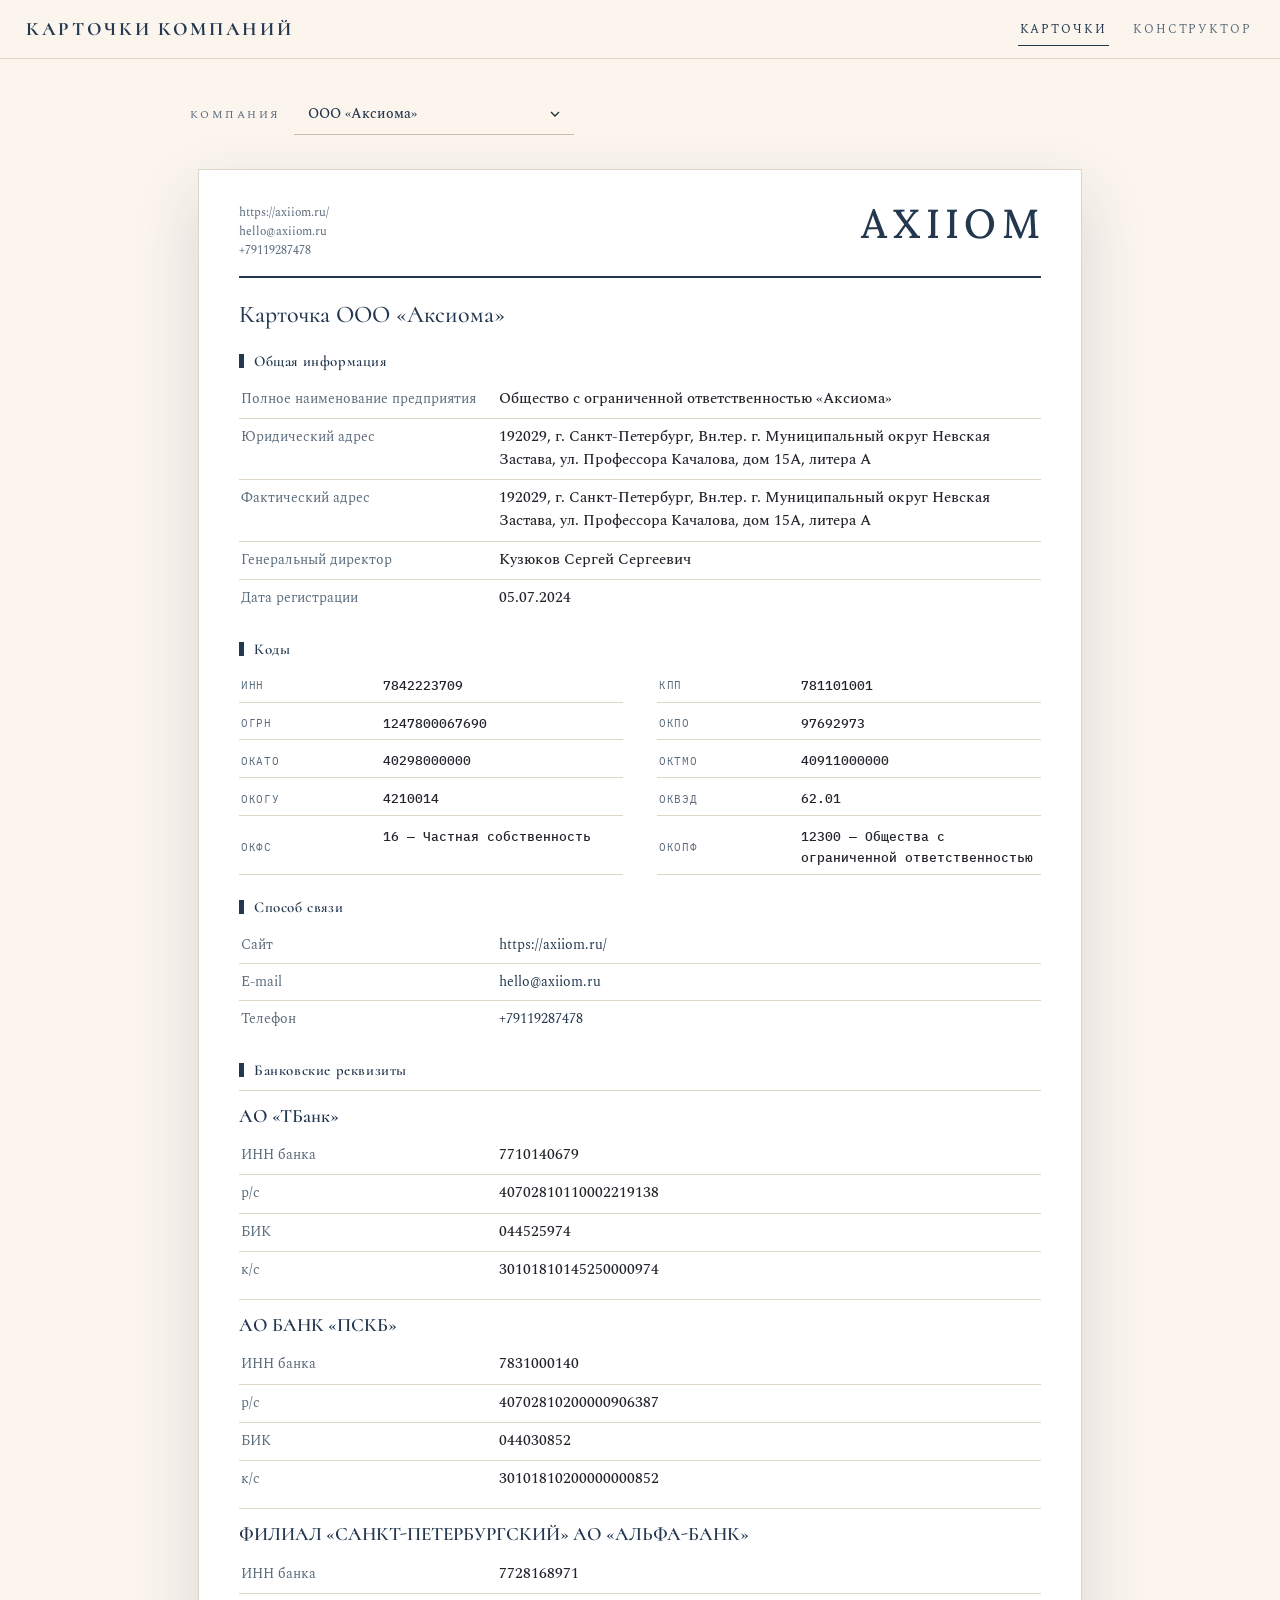
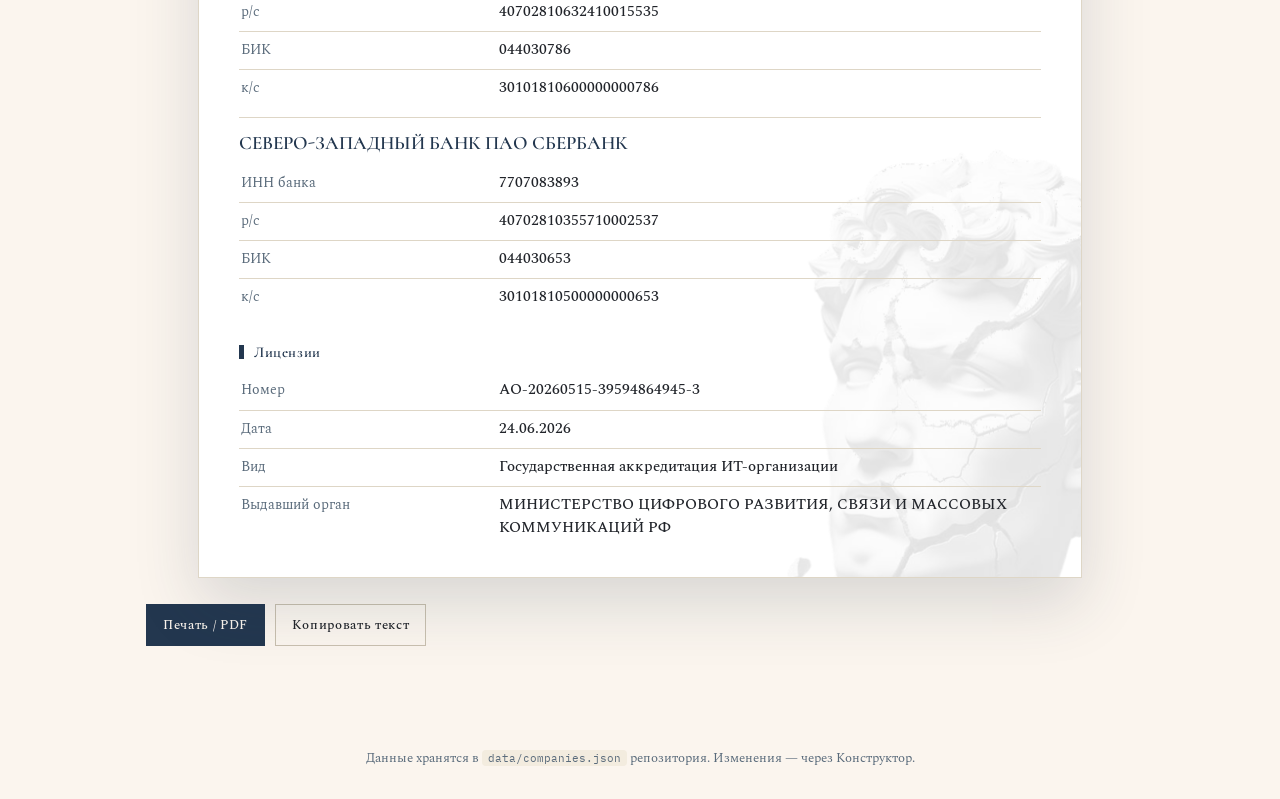
<file: index.html>
<!DOCTYPE html>
<html lang="ru">
<head>
  <meta charset="utf-8">
  <meta name="viewport" content="width=device-width, initial-scale=1">
  <title>Карточки компаний</title>
  <link rel="icon" href="assets/favicon.svg">
  <link rel="preconnect" href="https://fonts.googleapis.com">
  <link rel="preconnect" href="https://fonts.gstatic.com" crossorigin>
  <link rel="stylesheet" href="https://fonts.googleapis.com/css2?family=Cormorant:ital,wght@0,500;0,600;0,700;1,600&family=Spectral:wght@400;500&family=IBM+Plex+Mono:wght@400;500&display=swap">
  <link rel="stylesheet" href="assets/styles.css?v=14">
</head>
<body data-page="index">
  <header class="topbar">
    <div class="brand">Карточки компаний</div>
    <nav>
      <a href="index.html" class="active">Карточки</a>
      <a href="constructor.html">Конструктор</a>
    </nav>
  </header>
  <main class="container">
    <div class="company-select">
      <label for="selCompany">Компания</label>
      <select id="selCompany"></select>
    </div>
    <div id="cards" class="card-single"></div>
    <div id="actions" class="actions"></div>
    <pre id="status" class="status"></pre>
  </main>
  <footer class="foot">Данные хранятся в <code>data/companies.json</code> репозитория. Изменения — через Конструктор.</footer>
  <script src="assets/app.js?v=14"></script>
</body>
</html>
</file>
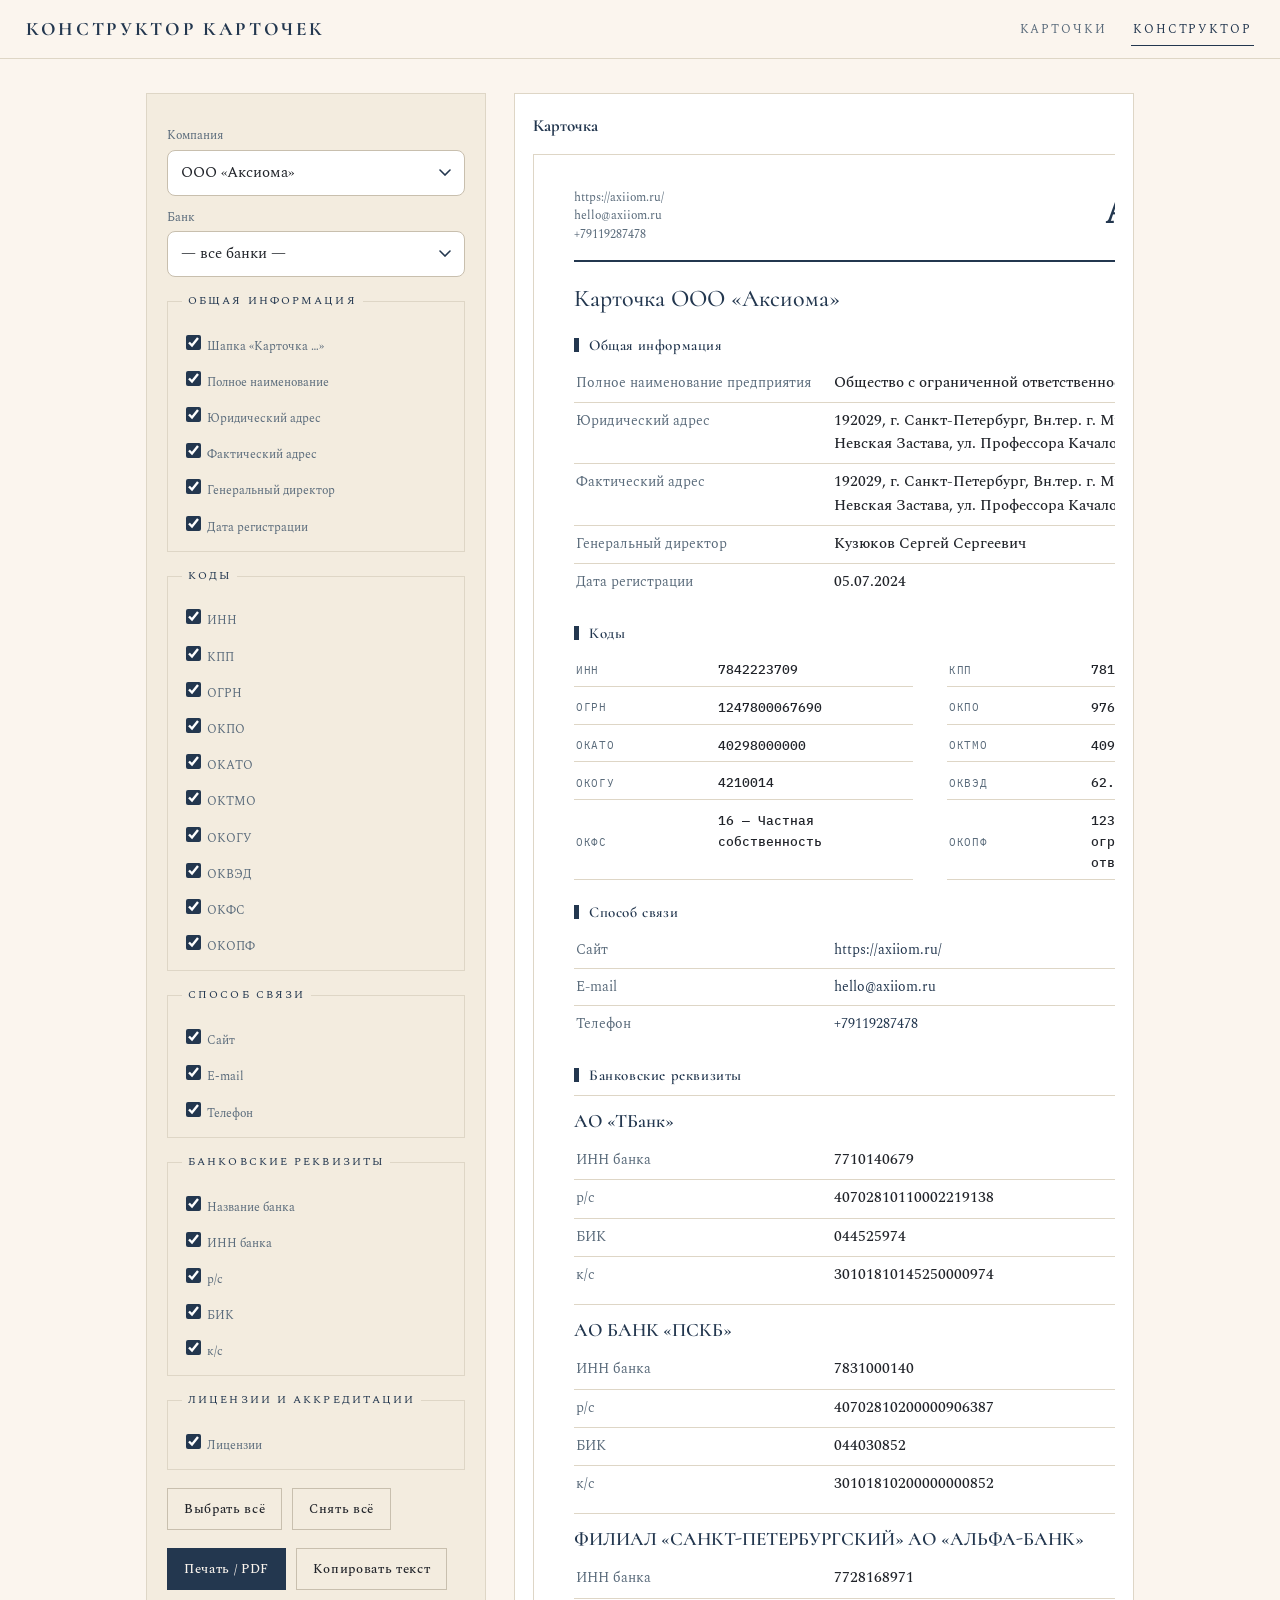
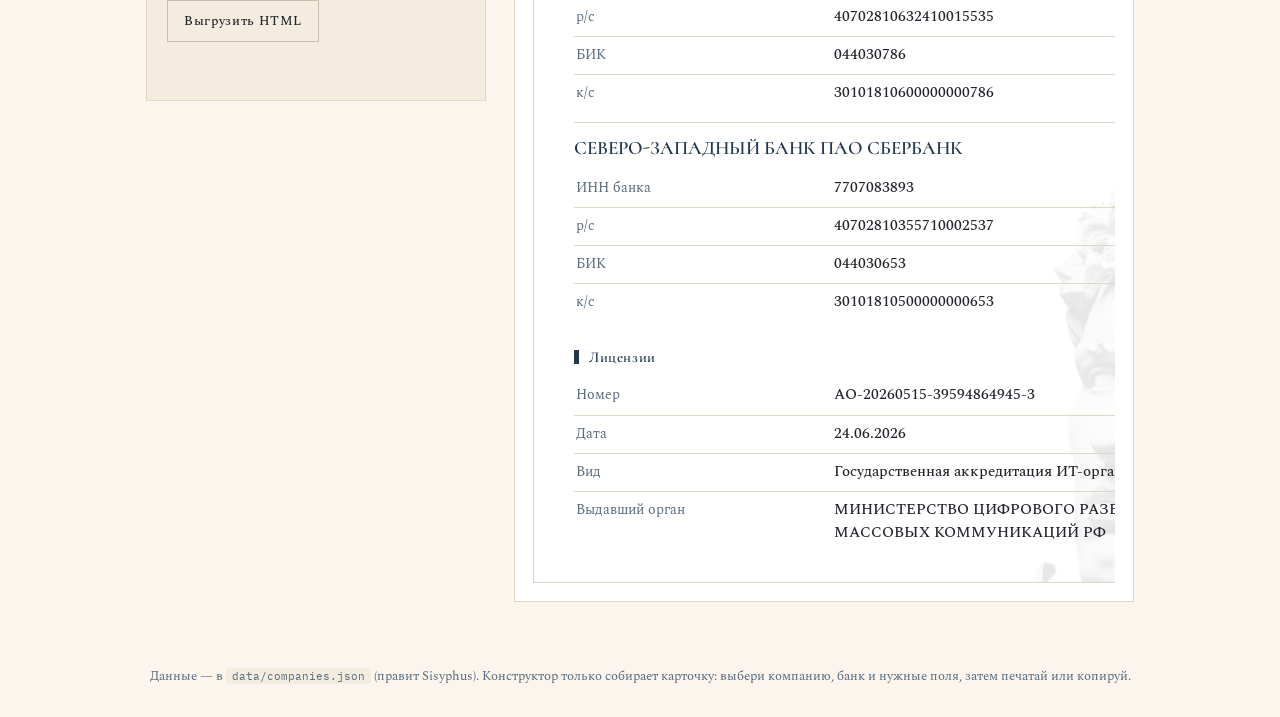
<file: constructor.html>
<!DOCTYPE html>
<html lang="ru">
<head>
  <meta charset="utf-8">
  <meta name="viewport" content="width=device-width, initial-scale=1">
  <title>Конструктор карточек</title>
  <link rel="icon" href="assets/favicon.svg">
  <link rel="preconnect" href="https://fonts.googleapis.com">
  <link rel="preconnect" href="https://fonts.gstatic.com" crossorigin>
  <link rel="stylesheet" href="https://fonts.googleapis.com/css2?family=Cormorant:ital,wght@0,500;0,600;0,700;1,600&family=Spectral:wght@400;500&family=IBM+Plex+Mono:wght@400;500&display=swap">
  <link rel="stylesheet" href="assets/styles.css?v=14">
</head>
<body data-page="builder">
  <header class="topbar">
    <div class="brand">Конструктор карточек</div>
    <nav>
      <a href="index.html">Карточки</a>
      <a href="constructor.html" class="active">Конструктор</a>
    </nav>
  </header>
  <main class="container builder-layout">
    <section class="controls">
      <form id="builderForm" autocomplete="off"></form>
      <div id="actions" class="actions"></div>
      <pre id="status" class="status"></pre>
    </section>
    <section class="preview-pane">
      <h2>Карточка</h2>
      <div id="preview"></div>
    </section>
  </main>
  <footer class="foot">Данные — в <code>data/companies.json</code> (правит Sisyphus). Конструктор только собирает карточку: выбери компанию, банк и нужные поля, затем печатай или копируй.</footer>
  <script src="assets/app.js?v=14"></script>
</body>
</html>
</file>
<file: assets/styles.css>
:root{
  --paper:#fbf5ee;
  --paper2:#f3ecdf;
  --card:#ffffff;
  --navy:#23374f;
  --navy-deep:#1c2e42;
  --ink:#21242a;
  --muted:#5a6b7b;
  --line:#c8bfae;
  --line-soft:#ded6c6;
  --shadow:0 26px 60px color-mix(in srgb, #23374f 16%, transparent);
  --f-display:'Cormorant', Georgia, 'Times New Roman', serif;
  --f-body:'Spectral', Georgia, serif;
  --f-mono:'IBM Plex Mono', ui-monospace, SFMono-Regular, Menlo, monospace;
  --backdrop:url("backdrop_axioma.png");
}
*{box-sizing:border-box}
html,body{margin:0;padding:0}
body{background:var(--paper); color:var(--ink); font:15px/1.6 var(--f-body); -webkit-font-smoothing:antialiased}

.topbar{
  display:flex; align-items:center; justify-content:space-between; padding:14px 26px;
  background:color-mix(in srgb, var(--paper) 88%, transparent);
  border-bottom:1px solid var(--line-soft); position:sticky; top:0; z-index:10;
}
.brand{font-family:var(--f-display); font-weight:700; font-size:19px; letter-spacing:.14em; text-transform:uppercase; color:var(--navy)}
.topbar nav a{
  font-family:var(--f-body); font-size:12px; letter-spacing:.16em; text-transform:uppercase;
  color:var(--muted); text-decoration:none; margin-left:18px; padding:6px 2px; border-bottom:1px solid transparent;
}
.topbar nav a.active,.topbar nav a:hover{color:var(--navy); border-bottom-color:var(--navy)}
.container{max-width:1040px; margin:0 auto; padding:34px 26px}
.foot{text-align:center; color:var(--muted); padding:30px; font-size:13px}
code{font-family:var(--f-mono); font-size:.86em; background:var(--paper2); padding:1px 6px; border-radius:4px}

.company-select{display:flex; align-items:center; gap:14px; margin:0 auto 26px; max-width:900px}
.company-select label{font-size:11px; letter-spacing:.22em; text-transform:uppercase; color:var(--muted)}
.company-select select{
  appearance:none; padding:10px 36px 10px 14px; font:500 14px var(--f-body); color:var(--navy);
  background:transparent url("data:image/svg+xml,%3Csvg xmlns='http://www.w3.org/2000/svg' width='10' height='6'%3E%3Cpath d='M1 1l4 4 4-4' stroke='%23233' stroke-width='1.4' fill='none'/%3E%3C/svg%3E") no-repeat right 14px center;
  border:none; border-bottom:1.5px solid var(--line); border-radius:0; min-width:280px; cursor:pointer;
}
.company-select select:focus-visible{outline:2px solid var(--navy); outline-offset:3px}

.card-single{max-width:900px; margin:0 auto}
#cards.card-single{padding:8px}

/* ======== КАРТОЧКА (референс: AXIIOM) ======== */
.card{
  position:relative; overflow:hidden;
  background:var(--card);
  border:1px solid var(--line-soft);
  box-shadow:var(--shadow);
  padding:34px 40px 30px;
}
.card::before{
  content:""; position:absolute; inset:0; z-index:0; pointer-events:none;
  background-image:var(--backdrop);
  background-repeat:no-repeat;
  background-position:right bottom;
  background-size:var(--backdrop-size, auto 128mm);
  opacity:var(--backdrop-opacity, .5);
}
.card > *{position:relative; z-index:1}

/* шапка: контакты слева, логотип справа */
.card-top{display:flex; align-items:flex-start; justify-content:space-between; gap:24px}
.card-contacts{font-size:12px; line-height:1.55; color:var(--muted)}
.card-contacts a{color:var(--muted); text-decoration:none}
.card-contacts a:hover{color:var(--navy)}
.card-logo{height:44px; width:auto; display:block}

.card-rule{height:2px; background:var(--navy); margin:16px 0 18px}

.card-title{font-family:var(--f-display); font-weight:500; font-size:24px; color:var(--navy); margin-bottom:6px}

/* секции */
.section{margin-top:14px}
.section + .section{margin-top:18px; padding-top:2px}
.section h3{
  font-family:var(--f-display); font-weight:600; font-size:15px; letter-spacing:.04em;
  color:var(--navy); margin:0 0 8px;
}
.section h3::before{content:""; display:inline-block; width:5px; height:14px; background:var(--navy); margin-right:10px; vertical-align:-2px}

/* строки поле/значение */
.row{
  display:grid; grid-template-columns:minmax(190px,240px) 1fr;
  column-gap:18px; padding:7px 2px; border-bottom:1px solid var(--line-soft);
}
.row:last-child{border-bottom:none}
.row .k{font-size:14px; color:var(--muted)}
.row .v{font-size:14.5px; font-weight:500; overflow-wrap:anywhere}

/* коды */
.codes-grid{display:grid; grid-template-columns:repeat(2,minmax(0,1fr)); gap:6px 34px; padding-top:2px}
.code{display:grid; grid-template-columns:minmax(80px,130px) 1fr; gap:12px; padding:5px 2px; border-bottom:1px solid var(--line-soft)}
.code .k{font-family:var(--f-mono); font-size:11px; letter-spacing:.06em; text-transform:uppercase; color:var(--muted); align-self:center}
.code .v{font-family:var(--f-mono); font-size:13px; font-weight:500; overflow-wrap:anywhere}

/* способ связи */
.contacts{display:flex; flex-direction:column}
.contacts a{
  display:grid; grid-template-columns:minmax(190px,240px) 1fr; column-gap:18px;
  padding:7px 2px; text-decoration:none; color:inherit; border-bottom:1px solid var(--line-soft);
}
.contacts a:last-child{border-bottom:none}
.contacts .k{font-size:14px; color:var(--muted)}
.contacts .v{font-size:14px; color:var(--navy)}
.contacts a:hover .v{text-decoration:underline; text-underline-offset:3px}
.contacts a:focus-visible{outline:2px solid var(--navy); outline-offset:2px}

/* банки */
.bank-block{padding:8px 0 4px; margin-top:6px; border-top:1px solid var(--line-soft)}
.bank-block:first-child{border-top:none; margin-top:0; padding-top:0}
.bank-name{font-family:var(--f-display); font-weight:600; font-size:19px; color:var(--navy); margin:2px 0 6px}

/* конструктор */
.builder-layout{display:grid; grid-template-columns:340px 1fr; gap:28px; align-items:start}
@media(max-width:920px){.builder-layout{grid-template-columns:1fr}}
.controls{background:var(--paper2); border:1px solid var(--line-soft); padding:20px; position:sticky; top:84px}
.controls label{display:block; font-size:12px; color:var(--muted); margin:12px 0 4px}
.controls select{
  display:block; width:100%; appearance:none; -webkit-appearance:none;
  padding:10px 38px 10px 13px;
  background:var(--card) url("data:image/svg+xml,%3Csvg xmlns='http://www.w3.org/2000/svg' width='12' height='7'%3E%3Cpath d='M1 1l5 5 5-5' stroke='%2323374f' stroke-width='1.6' fill='none' stroke-linecap='round'/%3E%3C/svg%3E") no-repeat right 13px center;
  color:var(--ink); font:inherit; border:1px solid var(--line); border-radius:8px;
  cursor:pointer;
}
.controls select:hover{border-color:var(--stone)}
.controls select:focus-visible{outline:2px solid var(--navy); outline-offset:2px}
.controls input[type=text]{width:100%; padding:9px 11px; background:var(--card); color:var(--ink); border:1px solid var(--line); border-radius:8px; font:inherit}
.controls input[type=text]:focus-visible{outline:2px solid var(--navy); outline-offset:2px}
fieldset{border:1px solid var(--line-soft); margin:16px 0 0; padding:10px 14px}
legend{font-size:10.5px; text-transform:uppercase; letter-spacing:.2em; color:var(--navy); padding:0 6px}
.chk{display:flex; align-items:center; gap:9px; margin:6px 0; font-size:13.5px; cursor:pointer}
.chk input{accent-color:var(--navy); width:15px; height:15px}
.actions{display:flex; flex-wrap:wrap; gap:10px; margin-top:18px}
button{cursor:pointer; border:1px solid var(--line); background:transparent; color:var(--ink); padding:10px 16px; font:500 13px var(--f-body); letter-spacing:.05em}
button:hover{border-color:var(--navy); color:var(--navy)}
button.primary{background:var(--navy); border-color:var(--navy); color:var(--paper)}
button.primary:hover{background:var(--navy-deep); color:var(--paper)}
.preview-pane{min-width:0; padding:18px; background:var(--card); border:1px solid var(--line-soft)}
.preview-pane h2{margin:0 0 14px; font-family:var(--f-display); font-size:17px; color:var(--navy)}
.preview-pane #preview{overflow-x:auto}
.preview-pane .card{width:794px; max-width:none; margin:0 auto}
.preview-pane #preview{overflow-x:auto}
.status{margin-top:10px; min-height:16px; font-size:12px; color:var(--navy); white-space:pre-wrap}

@media(max-width:720px){
  .controls{position:static}
  .card{padding:20px 16px 22px}
  .card-top{flex-wrap:wrap; gap:14px}
  .card-contacts{font-size:11px}
  .card-logo{height:24px}
  .row,.contacts a{grid-template-columns:minmax(96px,38%) 1fr; column-gap:10px}
  .codes-grid{grid-template-columns:1fr}
  .code{grid-template-columns:minmax(88px,40%) 1fr}
  .container{padding:18px 14px}
  .card::before{background-size:auto 34%; opacity:.4}
}

/* ======== ПЕЧАТЬ: ровно одна страница A4 ======== */
@page{size:A4; margin:0}
@media print{
  html,body{background:var(--card); margin:0; padding:0; -webkit-print-color-adjust:exact; print-color-adjust:exact}
  .topbar,.company-select,.foot,.controls,#actions,.status,.preview-pane h2{display:none !important}
  .builder-layout{display:block}
  .container{max-width:none; padding:0; margin:0}
  .preview-pane{background:var(--card); border:none; padding:0}
  .card-single{max-width:none; padding:0; margin:0}
  #cards.card-single{padding:0}
  .card{
    width:210mm; height:290mm; padding:10mm 13mm; margin:0;
    border:none; box-shadow:none; overflow:hidden; border-radius:0;
  }
  .preview-pane .card, .card-single .card{width:210mm; max-width:210mm; height:290mm}
  #cards,.card-single,.container,body,html,main{margin:0; padding:0}
  .card > *{position:static}
  .card::before{
    background-position:right bottom;
  background-size:auto 44%;
    opacity:.5;
    -webkit-mask-image:none;
            mask-image:none;
  }
  .card-logo{height:8mm}
  .card-rule{margin:8px 0 9px}
  .card-title{font-size:16pt}
  .section{margin-top:5px}
  .section + .section{margin-top:6px; padding-top:0}
  .section h3{margin:0 0 3px; font-size:11pt}
  .section h3::before{height:9px; margin-right:7px}
  .row,.contacts a{padding:2px 0; column-gap:14px}
  .row{grid-template-columns:minmax(140px,170px) 1fr}
  .contacts a{grid-template-columns:minmax(140px,170px) 1fr}
  .row .k,.row .v,.contacts .k,.contacts .v{font-size:8.5pt; line-height:1.3}
  .codes-grid{grid-template-columns:1fr 1fr; gap:2px 24px}
  .code{padding:2px 0; gap:8px; grid-template-columns:minmax(64px,104px) 1fr}
  .code .k{font-size:6.5pt; letter-spacing:.03em}
  .code .v{font-size:8pt; line-height:1.25}
  .bank-block{padding:3px 0 1px; margin-top:2px}
  .bank-block:first-child{margin-top:0; padding-top:0}
  .bank-name{font-size:10pt; margin:0 0 1px}
}
@media(prefers-reduced-motion:reduce){*{transition:none!important; animation:none!important; scroll-behavior:auto!important}}
</file>
